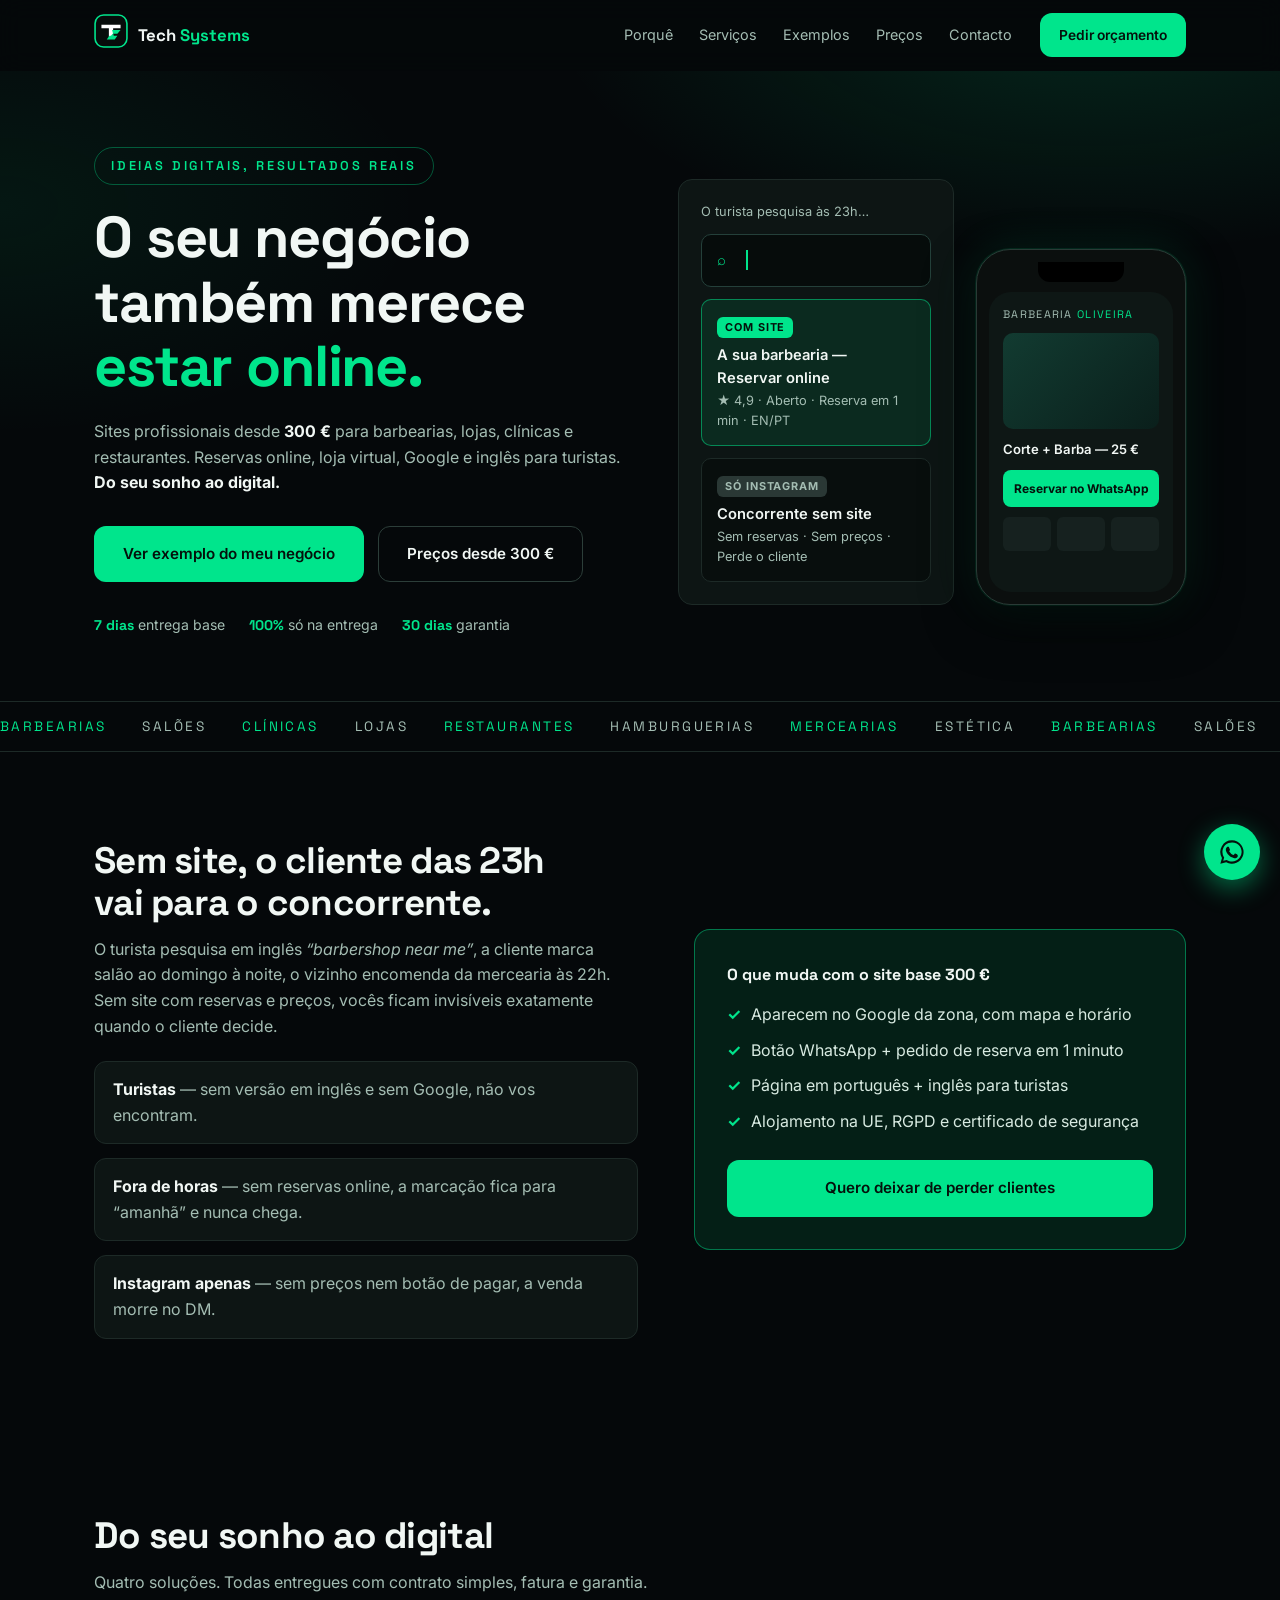
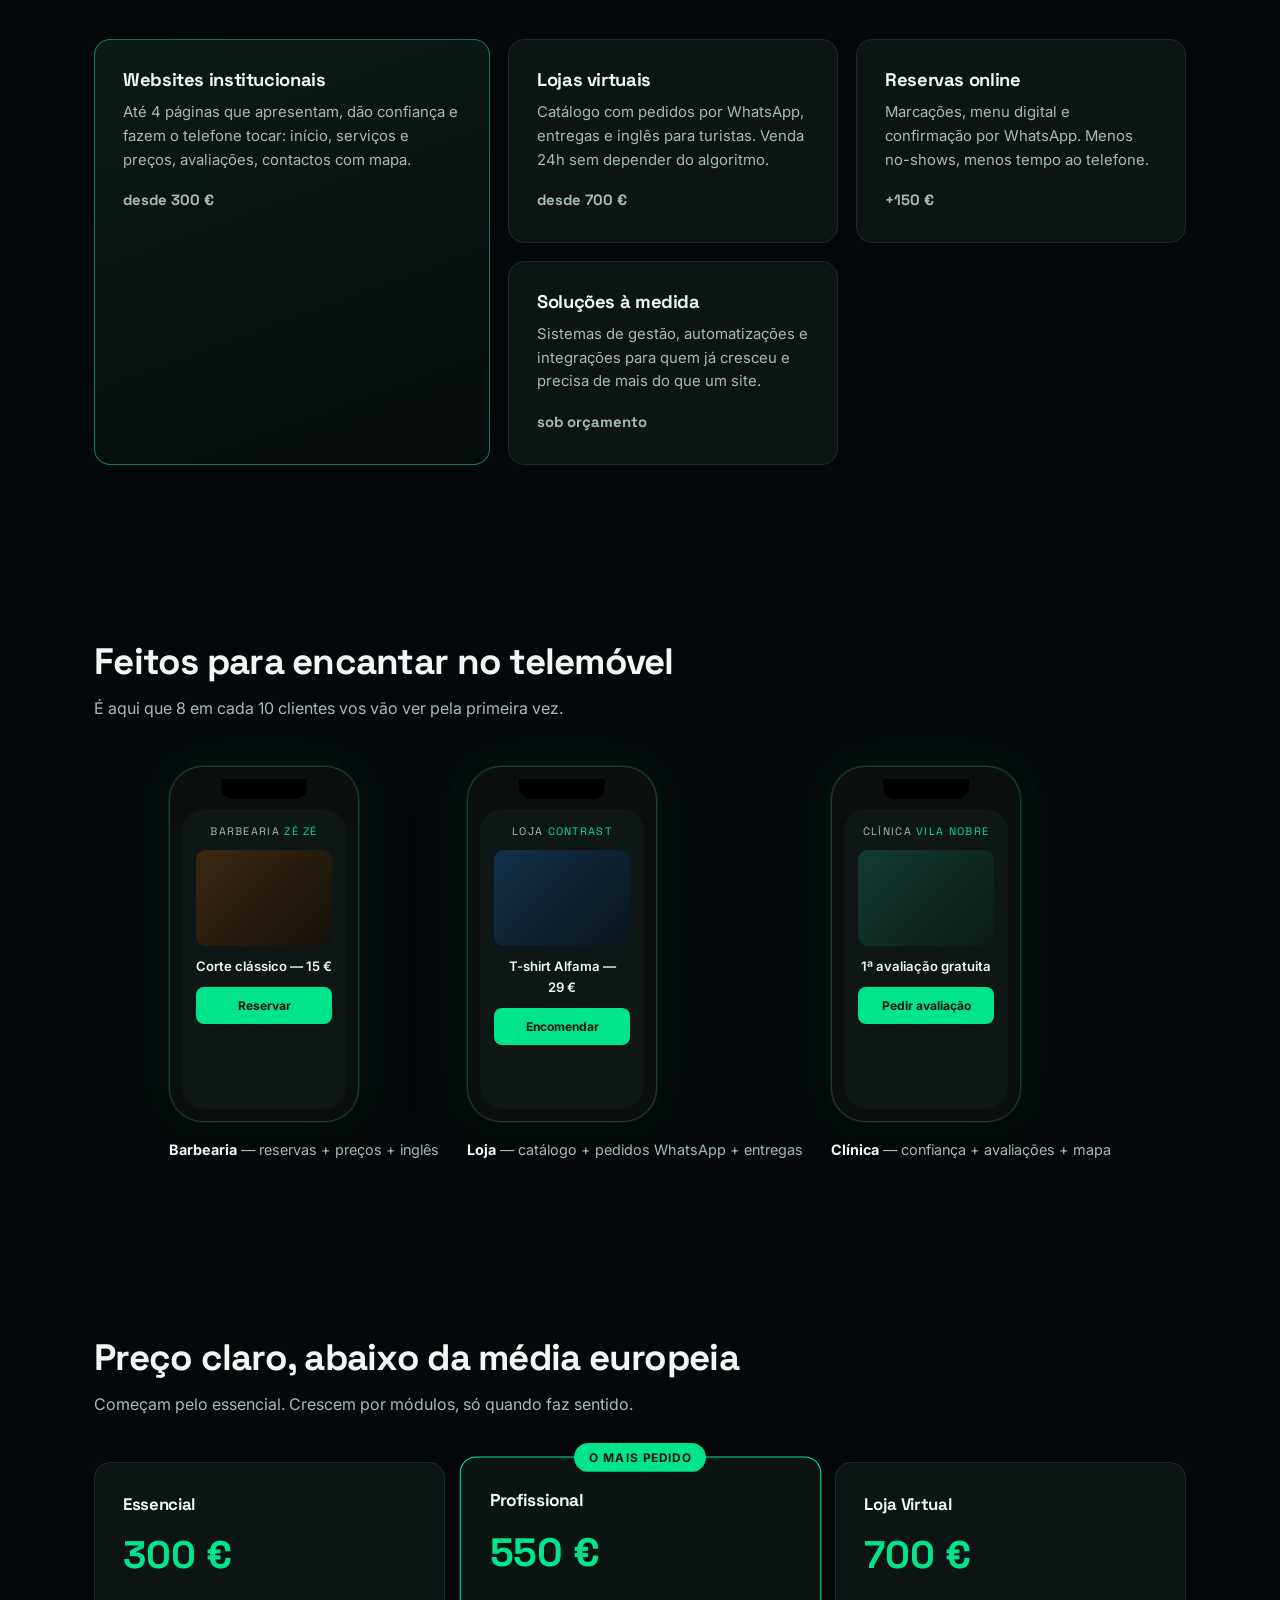
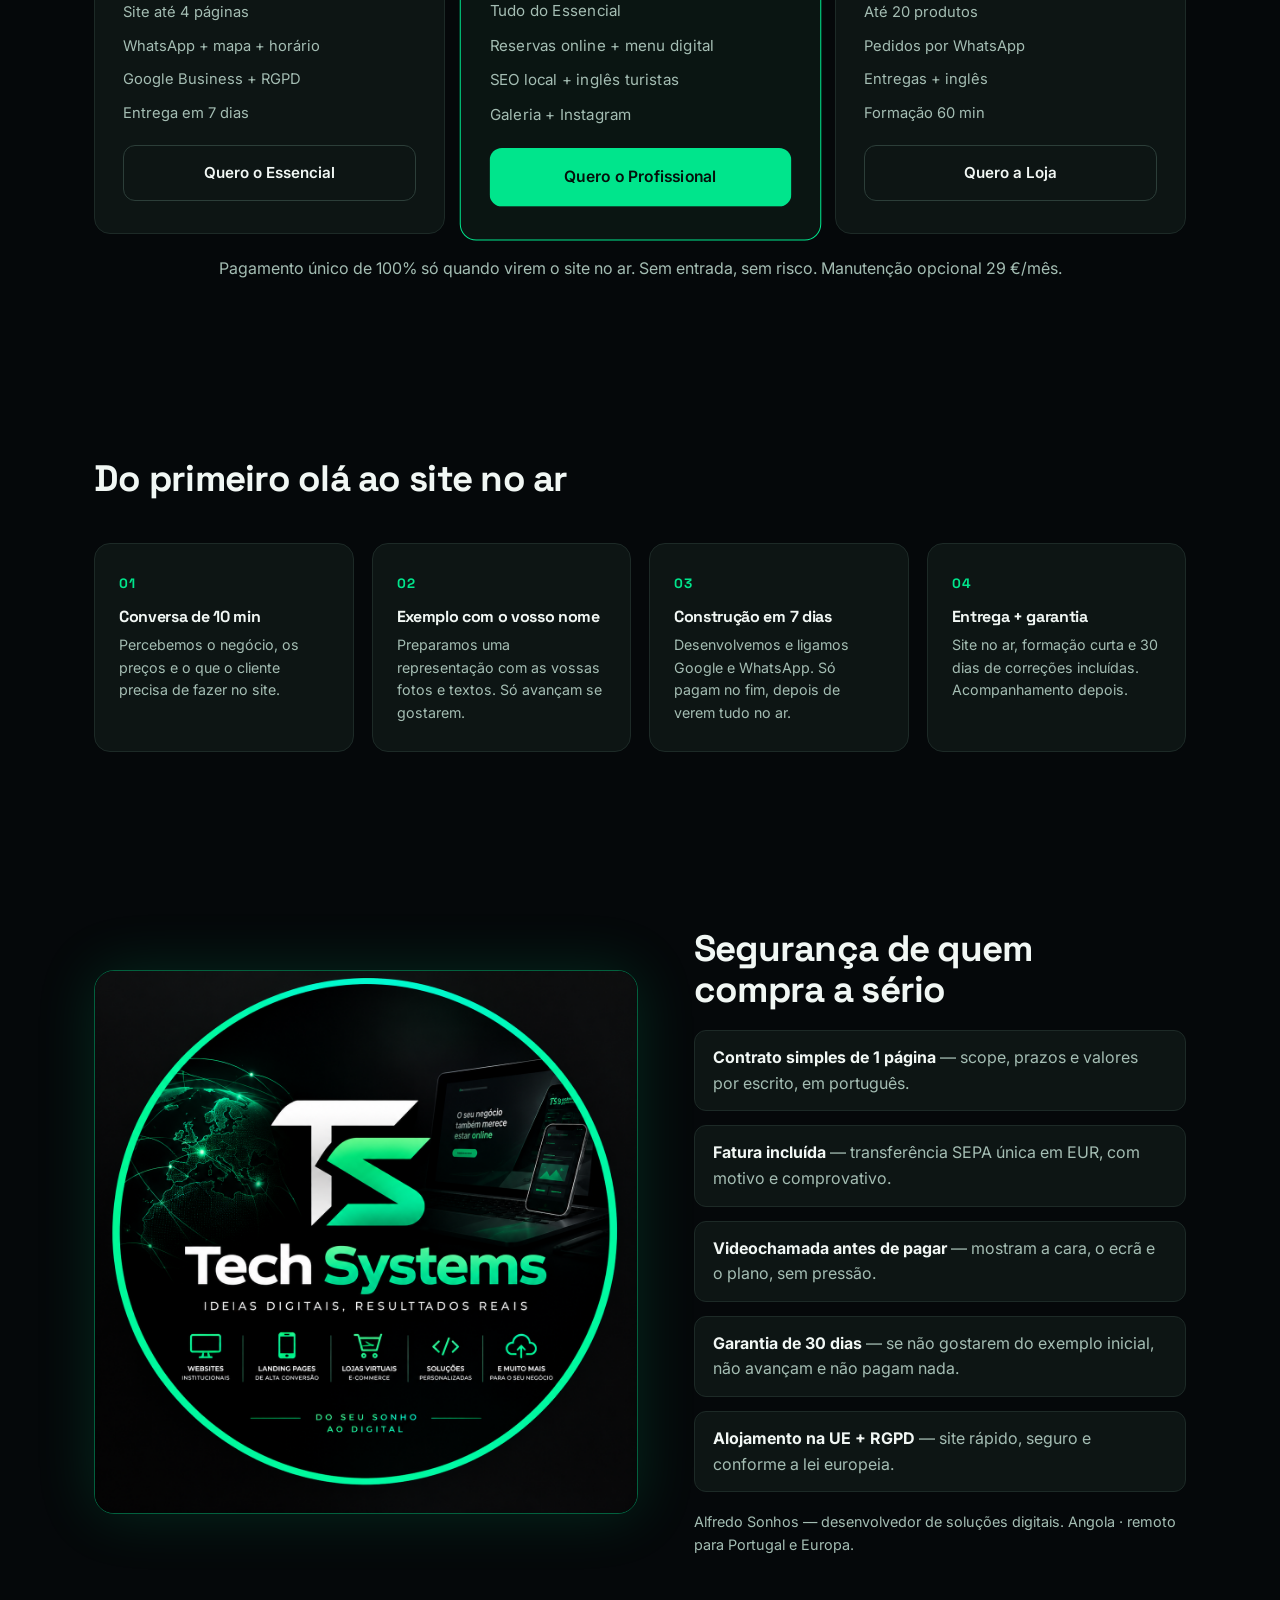
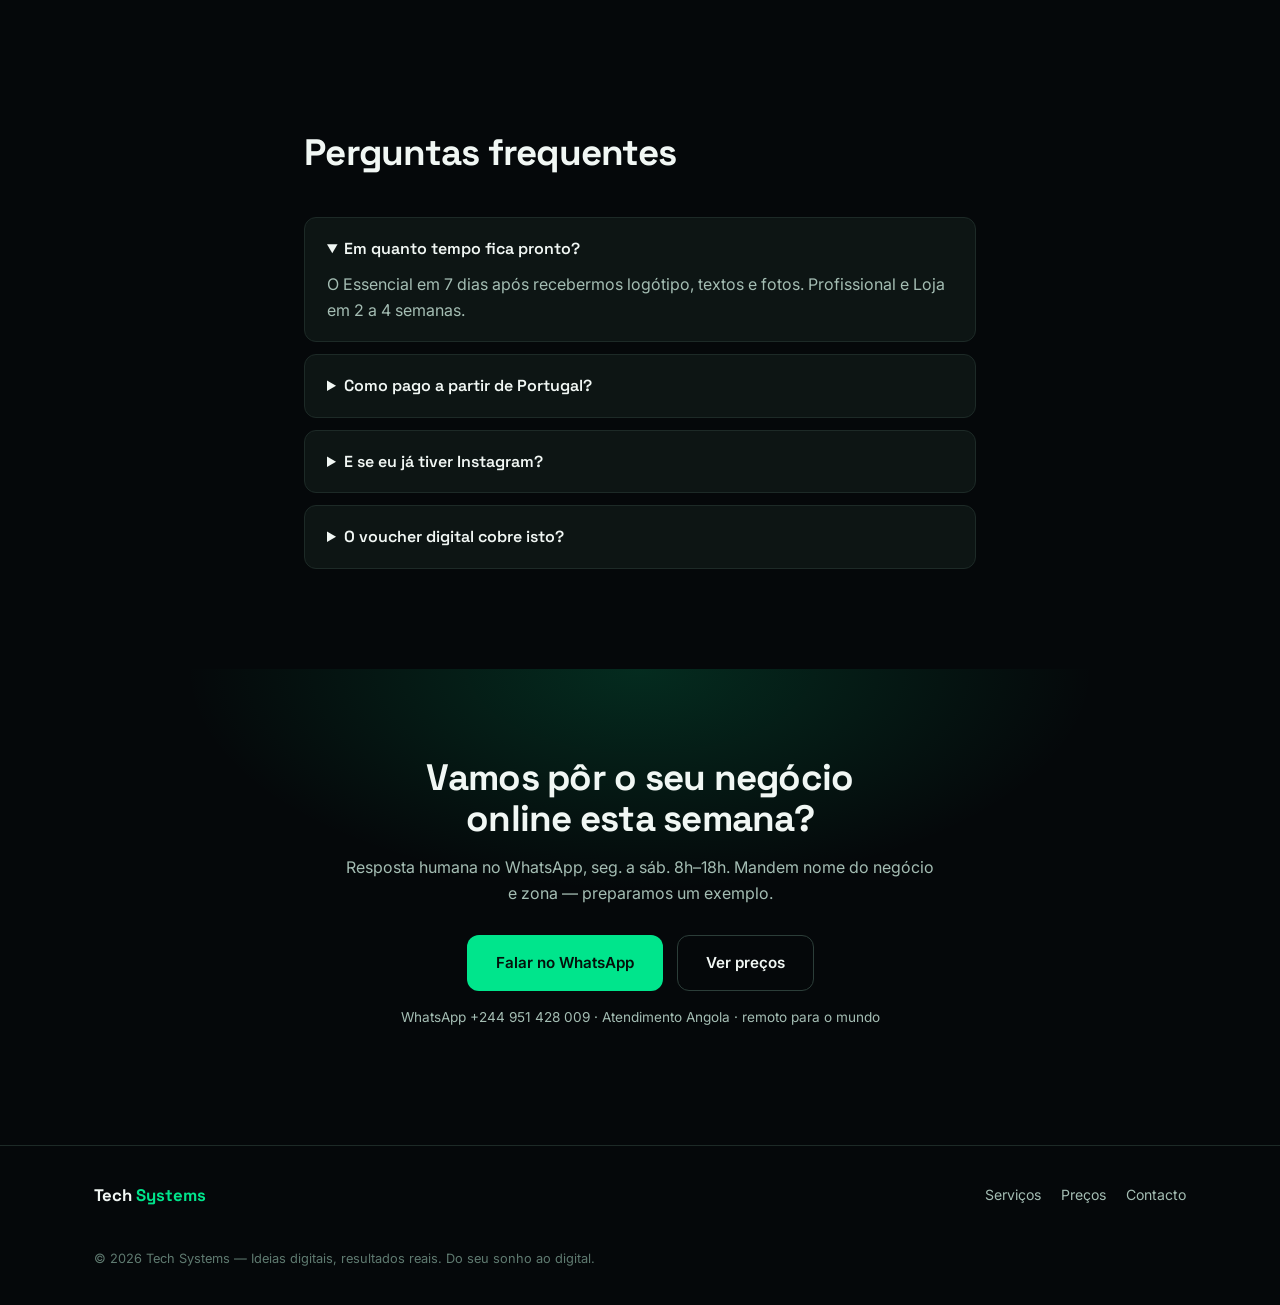
<file: index.html>
<!DOCTYPE html>
<html lang="pt-PT">
<head>
  <meta charset="UTF-8" />
  <meta name="viewport" content="width=device-width, initial-scale=1.0" />
  <title>Tech Systems — O seu negócio também merece estar online</title>
  <meta name="description" content="Sites profissionais desde 300€, lojas virtuais e reservas online para barbearias, lojas, clínicas e restaurantes. Do seu sonho ao digital." />
  <meta property="og:title" content="Tech Systems — Ideias digitais, resultados reais" />
  <meta property="og:description" content="Sites desde 300€ · Lojas virtuais · Reservas online · SEO local. Do seu sonho ao digital." />
  <meta property="og:image" content="ChatGPT Image 21_09_2026, 23_02_02.png" />
  <link rel="icon" type="image/svg+xml" href="assets/favicon.svg" />
  <link rel="apple-touch-icon" href="ChatGPT Image 21_09_2026, 23_02_02.png" />
  <link rel="preconnect" href="https://fonts.googleapis.com" />
  <link rel="preconnect" href="https://fonts.gstatic.com" crossorigin />
  <link href="https://fonts.googleapis.com/css2?family=Space+Grotesk:wght@500;600;700&family=Inter:wght@400;500;600;700&display=swap" rel="stylesheet" />
  <link rel="stylesheet" href="assets/styles.css" />
</head>
<body>

  <header class="site-header" id="topo">
    <div class="container header-inner">
      <a href="#topo" class="brand" aria-label="Tech Systems — início">
        <span class="brand-mark" aria-hidden="true">
          <svg viewBox="0 0 64 64" width="34" height="34" role="img">
            <rect x="2" y="2" width="60" height="60" rx="16" fill="#070C0B"/>
            <rect x="2" y="2" width="60" height="60" rx="16" fill="none" stroke="#00E58C" stroke-width="3"/>
            <path d="M14 20h36v7H36v17h-8V27H14z" fill="#FFFFFF"/>
            <path d="M34 30h16l-6 7h-9l-3 4h12l-5 7H24l5-7h8z" fill="#00E58C"/>
          </svg>
        </span>
        <span class="brand-name">Tech <em>Systems</em></span>
      </a>
      <nav class="main-nav" id="mainNav" aria-label="Navegação principal">
        <a href="#perda">Porquê</a>
        <a href="#servicos">Serviços</a>
        <a href="#demos">Exemplos</a>
        <a href="#precos">Preços</a>
        <a href="#contacto">Contacto</a>
      </nav>
      <a class="btn btn-neon btn-sm header-cta" href="https://wa.me/244951428009?text=Ol%C3%A1%20Tech%20Systems%2C%20quero%20um%20site%20para%20o%20meu%20neg%C3%B3cio." target="_blank" rel="noopener">Pedir orçamento</a>
      <button class="nav-toggle" id="navToggle" aria-label="Abrir menu" aria-expanded="false"><span></span><span></span><span></span></button>
    </div>
  </header>

  <main>
    <!-- HERO -->
    <section class="hero">
      <div class="container hero-grid">
        <div class="hero-copy">
          <p class="tagline">Ideias digitais, resultados reais</p>
          <h1>O seu negócio também merece <span class="neon">estar online.</span></h1>
          <p class="lead">Sites profissionais desde <strong>300&nbsp;€</strong> para barbearias, lojas, clínicas e restaurantes. Reservas online, loja virtual, Google e inglês para turistas. <strong>Do seu sonho ao digital.</strong></p>
          <div class="hero-actions">
            <a class="btn btn-neon" href="https://wa.me/244951428009?text=Ol%C3%A1%20Tech%20Systems%2C%20quero%20ver%20um%20exemplo%20para%20o%20meu%20neg%C3%B3cio." target="_blank" rel="noopener">Ver exemplo do meu negócio</a>
            <a class="btn btn-line" href="#precos">Preços desde 300&nbsp;€</a>
          </div>
          <ul class="hero-proof">
            <li><strong>7 dias</strong> entrega base</li>
            <li><strong>100%</strong> só na entrega</li>
            <li><strong>30 dias</strong> garantia</li>
          </ul>
        </div>
        <div class="hero-visual" aria-label="Demonstração: pesquisa no Google e site no telemóvel">
          <div class="search-sim">
            <p class="search-label">O turista pesquisa às 23h…</p>
            <div class="search-bar"><span class="search-icon" aria-hidden="true">⌕</span><span id="typedQuery" aria-live="polite"></span><span class="caret" aria-hidden="true"></span></div>
            <div class="search-result win">
              <span class="result-badge">Com site</span>
              <p class="result-name">A sua barbearia — Reservar online</p>
              <p class="result-meta">★ 4,9 · Aberto · Reserva em 1 min · EN/PT</p>
            </div>
            <div class="search-result lose">
              <span class="result-badge dim">Só Instagram</span>
              <p class="result-name">Concorrente sem site</p>
              <p class="result-meta">Sem reservas · Sem preços · Perde o cliente</p>
            </div>
          </div>
          <div class="phone" aria-hidden="true">
            <div class="phone-notch"></div>
            <div class="phone-screen">
              <p class="mini-brand">BARBEARIA <span>OLIVEIRA</span></p>
              <div class="mini-hero"></div>
              <p class="mini-title">Corte + Barba — 25&nbsp;€</p>
              <div class="mini-btn">Reservar no WhatsApp</div>
              <div class="mini-row"><span></span><span></span><span></span></div>
            </div>
          </div>
        </div>
      </div>
      <div class="marquee" aria-hidden="true"><div class="marquee-track">
        <span>Barbearias</span><span>Salões</span><span>Clínicas</span><span>Lojas</span><span>Restaurantes</span><span>Hamburguerias</span><span>Mercearias</span><span>Estética</span><span>Barbearias</span><span>Salões</span><span>Clínicas</span><span>Lojas</span><span>Restaurantes</span><span>Hamburguerias</span><span>Mercearias</span><span>Estética</span>
      </div></div>
    </section>

    <!-- PERDA -->
    <section class="section" id="perda">
      <div class="container split">
        <div>
          <h2>Sem site, o cliente das 23h vai para o concorrente.</h2>
          <p class="section-sub">O turista pesquisa em inglês <em>“barbershop near me”</em>, a cliente marca salão ao domingo à noite, o vizinho encomenda da mercearia às 22h. Sem site com reservas e preços, vocês ficam invisíveis exatamente quando o cliente decide.</p>
          <ul class="loss-list">
            <li><strong>Turistas</strong> — sem versão em inglês e sem Google, não vos encontram.</li>
            <li><strong>Fora de horas</strong> — sem reservas online, a marcação fica para “amanhã” e nunca chega.</li>
            <li><strong>Instagram apenas</strong> — sem preços nem botão de pagar, a venda morre no DM.</li>
          </ul>
        </div>
        <div class="loss-card">
          <p class="loss-card-title">O que muda com o site base 300&nbsp;€</p>
          <ul>
            <li>Aparecem no Google da zona, com mapa e horário</li>
            <li>Botão WhatsApp + pedido de reserva em 1 minuto</li>
            <li>Página em português + inglês para turistas</li>
            <li>Alojamento na UE, RGPD e certificado de segurança</li>
          </ul>
          <a class="btn btn-neon btn-block" href="https://wa.me/244951428009?text=Ol%C3%A1%2C%20quero%20deixar%20de%20perder%20clientes%20%C3%A0%20noite." target="_blank" rel="noopener">Quero deixar de perder clientes</a>
        </div>
      </div>
    </section>

    <!-- SERVIÇOS -->
    <section class="section" id="servicos">
      <div class="container">
        <div class="section-head">
          <h2>Do seu sonho ao digital</h2>
          <p class="section-sub">Quatro soluções. Todas entregues com contrato simples, fatura e garantia.</p>
        </div>
        <div class="services">
          <article class="service featured">
            <h3>Websites institucionais</h3>
            <p>Até 4 páginas que apresentam, dão confiança e fazem o telefone tocar: início, serviços e preços, avaliações, contactos com mapa.</p>
            <p class="service-price">desde 300&nbsp;€</p>
          </article>
          <article class="service">
            <h3>Lojas virtuais</h3>
            <p>Catálogo com pedidos por WhatsApp, entregas e inglês para turistas. Venda 24h sem depender do algoritmo.</p>
            <p class="service-price">desde 700&nbsp;€</p>
          </article>
          <article class="service">
            <h3>Reservas online</h3>
            <p>Marcações, menu digital e confirmação por WhatsApp. Menos no-shows, menos tempo ao telefone.</p>
            <p class="service-price">+150&nbsp;€</p>
          </article>
          <article class="service">
            <h3>Soluções à medida</h3>
            <p>Sistemas de gestão, automatizações e integrações para quem já cresceu e precisa de mais do que um site.</p>
            <p class="service-price">sob orçamento</p>
          </article>
        </div>
      </div>
    </section>

    <!-- DEMOS -->
    <section class="section" id="demos">
      <div class="container">
        <div class="section-head">
          <h2>Feitos para encantar no telemóvel</h2>
          <p class="section-sub">É aqui que 8 em cada 10 clientes vos vão ver pela primeira vez.</p>
        </div>
        <div class="demos">
          <figure class="demo">
            <div class="phone small" aria-hidden="true"><div class="phone-notch"></div>
              <div class="phone-screen">
                <p class="mini-brand">BARBEARIA <span>ZÉ ZÉ</span></p>
                <div class="mini-hero barber"></div>
                <p class="mini-title">Corte clássico — 15&nbsp;€</p>
                <div class="mini-btn">Reservar</div>
              </div>
            </div>
            <figcaption><strong>Barbearia</strong> — reservas + preços + inglês</figcaption>
          </figure>
          <figure class="demo">
            <div class="phone small" aria-hidden="true"><div class="phone-notch"></div>
              <div class="phone-screen">
                <p class="mini-brand">LOJA <span>CONTRAST</span></p>
                <div class="mini-hero shop"></div>
                <p class="mini-title">T-shirt Alfama — 29&nbsp;€</p>
                <div class="mini-btn">Encomendar</div>
              </div>
            </div>
            <figcaption><strong>Loja</strong> — catálogo + pedidos WhatsApp + entregas</figcaption>
          </figure>
          <figure class="demo">
            <div class="phone small" aria-hidden="true"><div class="phone-notch"></div>
              <div class="phone-screen">
                <p class="mini-brand">CLÍNICA <span>VILA NOBRE</span></p>
                <div class="mini-hero clinic"></div>
                <p class="mini-title">1ª avaliação gratuita</p>
                <div class="mini-btn">Pedir avaliação</div>
              </div>
            </div>
            <figcaption><strong>Clínica</strong> — confiança + avaliações + mapa</figcaption>
          </figure>
        </div>
      </div>
    </section>

    <!-- PREÇOS -->
    <section class="section" id="precos">
      <div class="container">
        <div class="section-head">
          <h2>Preço claro, abaixo da média europeia</h2>
          <p class="section-sub">Começam pelo essencial. Crescem por módulos, só quando faz sentido.</p>
        </div>
        <div class="prices">
          <article class="price">
            <h3>Essencial</h3>
            <p class="amount">300&nbsp;€</p>
            <ul><li>Site até 4 páginas</li><li>WhatsApp + mapa + horário</li><li>Google Business + RGPD</li><li>Entrega em 7 dias</li></ul>
            <a class="btn btn-line btn-block" href="https://wa.me/244951428009?text=Quero%20o%20site%20Essencial%20300%E2%82%AC." target="_blank" rel="noopener">Quero o Essencial</a>
          </article>
          <article class="price hot">
            <p class="hot-tag">O mais pedido</p>
            <h3>Profissional</h3>
            <p class="amount">550&nbsp;€</p>
            <ul><li>Tudo do Essencial</li><li>Reservas online + menu digital</li><li>SEO local + inglês turistas</li><li>Galeria + Instagram</li></ul>
            <a class="btn btn-neon btn-block" href="https://wa.me/244951428009?text=Quero%20o%20Profissional%20550%E2%82%AC." target="_blank" rel="noopener">Quero o Profissional</a>
          </article>
          <article class="price">
            <h3>Loja Virtual</h3>
            <p class="amount">700&nbsp;€</p>
            <ul><li>Até 20 produtos</li><li>Pedidos por WhatsApp</li><li>Entregas + inglês</li><li>Formação 60 min</li></ul>
            <a class="btn btn-line btn-block" href="https://wa.me/244951428009?text=Quero%20a%20Loja%20Virtual%20700%E2%82%AC." target="_blank" rel="noopener">Quero a Loja</a>
          </article>
        </div>
        <p class="prices-note">Pagamento único de 100% só quando virem o site no ar. Sem entrada, sem risco. Manutenção opcional 29&nbsp;€/mês.</p>
      </div>
    </section>

    <!-- PROCESSO -->
    <section class="section" id="processo">
      <div class="container">
        <div class="section-head">
          <h2>Do primeiro olá ao site no ar</h2>
        </div>
        <ol class="steps">
          <li><span class="step-num">01</span><h3>Conversa de 10 min</h3><p>Percebemos o negócio, os preços e o que o cliente precisa de fazer no site.</p></li>
          <li><span class="step-num">02</span><h3>Exemplo com o vosso nome</h3><p>Preparamos uma representação com as vossas fotos e textos. Só avançam se gostarem.</p></li>
          <li><span class="step-num">03</span><h3>Construção em 7 dias</h3><p>Desenvolvemos e ligamos Google e WhatsApp. Só pagam no fim, depois de verem tudo no ar.</p></li>
          <li><span class="step-num">04</span><h3>Entrega + garantia</h3><p>Site no ar, formação curta e 30 dias de correções incluídas. Acompanhamento depois.</p></li>
        </ol>
      </div>
    </section>

    <!-- CONFIANÇA -->
    <section class="section" id="confianca">
      <div class="container split">
        <div class="brand-panel">
          <img src="ChatGPT Image 21_09_2026, 23_02_02.png" alt="Logótipo Tech Systems — ideias digitais, resultados reais" width="640" height="640" loading="lazy" />
        </div>
        <div>
          <h2>Segurança de quem compra a sério</h2>
          <ul class="trust-list">
            <li><strong>Contrato simples de 1 página</strong> — scope, prazos e valores por escrito, em português.</li>
            <li><strong>Fatura incluída</strong> — transferência SEPA única em EUR, com motivo e comprovativo.</li>
            <li><strong>Videochamada antes de pagar</strong> — mostram a cara, o ecrã e o plano, sem pressão.</li>
            <li><strong>Garantia de 30 dias</strong> — se não gostarem do exemplo inicial, não avançam e não pagam nada.</li>
            <li><strong>Alojamento na UE + RGPD</strong> — site rápido, seguro e conforme a lei europeia.</li>
          </ul>
          <p class="alfredo">Alfredo Sonhos — desenvolvedor de soluções digitais. Angola · remoto para Portugal e Europa.</p>
        </div>
      </div>
    </section>

    <!-- FAQ -->
    <section class="section" id="faq">
      <div class="container narrow">
        <div class="section-head"><h2>Perguntas frequentes</h2></div>
        <details open><summary>Em quanto tempo fica pronto?</summary><p>O Essencial em 7 dias após recebermos logótipo, textos e fotos. Profissional e Loja em 2 a 4 semanas.</p></details>
        <details><summary>Como pago a partir de Portugal?</summary><p>Transferência SEPA normal em euros para conta em nosso nome, com fatura. Pagamento único de 100% na entrega, depois de verem o site no ar.</p></details>
        <details><summary>E se eu já tiver Instagram?</summary><p>Ótimo — ligamos o Instagram ao site. O site recebe quem pesquisa no Google e o Instagram continua a mostrar o dia a dia.</p></details>
        <details><summary>O voucher digital cobre isto?</summary><p>Muitos serviços são elegíveis no voucher de transição digital até 2000&nbsp;€. Verificamos a elegibilidade sem compromisso, sem prometer resultados.</p></details>
      </div>
    </section>

    <!-- CONTACTO -->
    <section class="section cta" id="contacto">
      <div class="container cta-inner">
        <h2>Vamos pôr o seu negócio online esta semana?</h2>
        <p>Resposta humana no WhatsApp, seg. a sáb. 8h–18h. Mandem nome do negócio e zona — preparamos um exemplo.</p>
        <div class="hero-actions center">
          <a class="btn btn-neon" href="https://wa.me/244951428009?text=Ol%C3%A1%20Tech%20Systems%2C%20quero%20um%20exemplo%20para%20o%20meu%20neg%C3%B3cio." target="_blank" rel="noopener">Falar no WhatsApp</a>
          <a class="btn btn-line" href="#precos">Ver preços</a>
        </div>
        <p class="contact-alt">WhatsApp +244 951 428 009 · Atendimento Angola · remoto para o mundo</p>
      </div>
    </section>
  </main>

  <footer class="site-footer">
    <div class="container footer-inner">
      <span class="brand-name">Tech <em>Systems</em></span>
      <nav aria-label="Rodapé"><a href="#servicos">Serviços</a><a href="#precos">Preços</a><a href="#contacto">Contacto</a></nav>
      <p class="footer-note">© <span id="year"></span> Tech Systems — Ideias digitais, resultados reais. Do seu sonho ao digital.</p>
    </div>
  </footer>

  <a class="whatsapp-float" href="https://wa.me/244951428009?text=Ol%C3%A1%2C%20vim%20do%20site%20da%20Tech%20Systems." target="_blank" rel="noopener" aria-label="Falar no WhatsApp">
    <svg viewBox="0 0 24 24" width="28" height="28" fill="currentColor" aria-hidden="true"><path d="M12 2a10 10 0 0 0-8.6 15.1L2 22l5-1.3A10 10 0 1 0 12 2Zm0 18.2c-1.5 0-3-.4-4.2-1.2l-.3-.2-3 .8.8-2.9-.2-.3A8.2 8.2 0 1 1 12 20.2Zm4.6-6.1c-.3-.1-1.5-.7-1.7-.8-.2-.1-.4-.1-.6.1-.2.3-.7.8-.8 1-.1.2-.3.2-.5.1a6.7 6.7 0 0 1-3.3-2.9c-.3-.4 0-.5.1-.7l.4-.5c.1-.2.1-.3 0-.5l-.8-1.9c-.2-.5-.4-.4-.6-.4h-.5c-.2 0-.5.1-.7.3-.2.3-.9.9-.9 2.2s.9 2.5 1 2.7c.1.2 1.8 2.7 4.3 3.8.6.3 1.1.4 1.5.6.6.2 1.2.2 1.6.1.5-.1 1.5-.6 1.7-1.2.2-.6.2-1.1.2-1.2-.1-.1-.2-.2-.5-.3Z"/></svg>
  </a>
  <script src="assets/script.js"></script>
</body>
</html>
</file>
<file: assets/styles.css>
:root{
  --bg:#05080A;
  --surface:#0A100F;
  --card:#0D1514;
  --line:#1D2A27;
  --neon:#00E58C;
  --neon-deep:#00B56F;
  --neon-soft:rgba(0,229,140,.1);
  --ink:#F1F7F4;
  --muted:#A4BDB3;
  --radius:14px;
  --font-display:'Space Grotesk',sans-serif;
  --font-body:'Inter',sans-serif;
  --shadow:0 18px 50px rgba(0,0,0,.5);
}
*{margin:0;padding:0;box-sizing:border-box}
html{scroll-behavior:smooth}
body{font-family:var(--font-body);background:var(--bg);color:var(--ink);line-height:1.6;-webkit-font-smoothing:antialiased}
a{color:inherit;text-decoration:none}
ul,ol{list-style:none}
img{max-width:100%;height:auto;display:block}
.container{max-width:1140px;margin:0 auto;padding:0 24px}
h1,h2,h3{font-family:var(--font-display);line-height:1.12;letter-spacing:-.02em;text-wrap:balance}
h1{font-size:clamp(2.4rem,5.4vw,3.6rem);font-weight:700}
h2{font-size:clamp(1.6rem,3.2vw,2.3rem);font-weight:700;margin-bottom:14px}
.section{padding:88px 0}
.section-sub{color:var(--muted);max-width:60ch}
.section-head{margin-bottom:44px}
.neon{color:var(--neon)}
:focus-visible{outline:2px solid var(--neon);outline-offset:3px}

/* Buttons */
.btn{display:inline-flex;align-items:center;justify-content:center;gap:10px;font-weight:600;font-size:.95rem;padding:15px 28px;border-radius:12px;border:1px solid transparent;cursor:pointer;transition:transform .2s ease,background .2s ease,border-color .2s ease}
.btn-neon{background:var(--neon);color:#04110B}
.btn-neon:hover{background:#2BF5A4;transform:translateY(-2px)}
.btn-line{background:transparent;color:var(--ink);border-color:#2C3E39}
.btn-line:hover{border-color:var(--neon);color:var(--neon)}
.btn-sm{padding:10px 18px;font-size:.86rem}
.btn-block{width:100%;margin-top:20px}

/* Header */
.site-header{position:sticky;top:0;z-index:50;background:rgba(5,8,10,.88);backdrop-filter:blur(12px);border-bottom:1px solid transparent}
.site-header.scrolled{border-bottom-color:var(--line)}
.header-inner{display:flex;align-items:center;gap:28px;height:70px}
.brand{display:flex;align-items:center;gap:10px}
.brand-name{font-family:var(--font-display);font-weight:700;font-size:1.05rem}
.brand-name em{font-style:normal;color:var(--neon)}
.main-nav{display:flex;gap:26px;margin-left:auto}
.main-nav a{font-size:.9rem;color:var(--muted)}
.main-nav a:hover{color:var(--neon)}
.header-cta{flex-shrink:0}
.nav-toggle{display:none;flex-direction:column;gap:5px;background:none;border:0;cursor:pointer;padding:8px}
.nav-toggle span{width:22px;height:2px;background:var(--ink);border-radius:2px}

/* Hero */
.hero{padding:76px 0 0;overflow:hidden;background:radial-gradient(900px 420px at 85% -10%,rgba(0,229,140,.14),transparent 60%),radial-gradient(700px 380px at 0% 20%,rgba(0,229,140,.07),transparent 60%),var(--bg)}
.hero-grid{display:grid;grid-template-columns:1.02fr .98fr;gap:56px;align-items:center}
.tagline{display:inline-block;font-family:var(--font-display);font-size:.8rem;font-weight:600;letter-spacing:.22em;text-transform:uppercase;color:var(--neon);border:1px solid rgba(0,229,140,.35);border-radius:999px;padding:8px 16px;margin-bottom:20px}
.lead{color:var(--muted);margin:20px 0 30px;max-width:54ch}
.lead strong{color:var(--ink)}
.hero-actions{display:flex;gap:14px;flex-wrap:wrap}
.hero-actions.center{justify-content:center}
.hero-proof{display:flex;gap:24px;flex-wrap:wrap;margin-top:32px;color:var(--muted);font-size:.88rem}
.hero-proof strong{color:var(--neon);font-family:var(--font-display)}
.hero-visual{position:relative;display:flex;gap:22px;align-items:flex-end;justify-content:center}
.search-sim{flex:1;background:var(--card);border:1px solid var(--line);border-radius:var(--radius);padding:22px;min-width:0}
.search-label{font-size:.8rem;color:var(--muted);margin-bottom:12px}
.search-bar{display:flex;align-items:center;gap:10px;background:#060C0B;border:1px solid #24403A;border-radius:10px;padding:13px 15px;font-size:.95rem;min-height:52px}
.search-icon{color:var(--neon)}
.caret{width:2px;height:20px;background:var(--neon);animation:blink 1s steps(2) infinite}
@keyframes blink{50%{opacity:0}}
.search-result{border:1px solid var(--line);border-radius:10px;padding:13px 15px;margin-top:12px;background:#080E0D}
.search-result.win{border-color:rgba(0,229,140,.5);background:var(--neon-soft)}
.result-badge{display:inline-block;font-size:.68rem;font-weight:700;letter-spacing:.08em;text-transform:uppercase;color:#04110B;background:var(--neon);border-radius:6px;padding:2px 8px;margin-bottom:6px}
.result-badge.dim{background:#2A3835;color:var(--muted)}
.result-name{font-weight:600;font-size:.92rem}
.result-meta{font-size:.8rem;color:var(--muted)}

/* Phone mockup */
.phone{width:210px;flex-shrink:0;background:#0B0F0E;border:1px solid #2A3A36;border-radius:34px;padding:12px;box-shadow:var(--shadow),0 0 0 1px rgba(0,229,140,.12),0 0 44px rgba(0,229,140,.12)}
.phone.small{width:190px}
.phone-notch{width:86px;height:20px;background:#000;border-radius:0 0 12px 12px;margin:0 auto 10px}
.phone-screen{background:#0E1715;border-radius:22px;padding:14px;min-height:300px}
.mini-brand{font-family:var(--font-display);font-size:.68rem;letter-spacing:.12em;color:var(--muted)}
.mini-brand span{color:var(--neon)}
.mini-hero{height:96px;border-radius:10px;margin:10px 0;background:linear-gradient(135deg,#123B31,#0A1F1B)}
.mini-hero.barber{background:linear-gradient(135deg,#3B2A12,#14100A)}
.mini-hero.shop{background:linear-gradient(135deg,#12324B,#0A141C)}
.mini-hero.clinic{background:linear-gradient(135deg,#123B33,#0A1C14)}
.mini-title{font-size:.82rem;font-weight:600}
.mini-btn{margin-top:10px;background:var(--neon);color:#04110B;font-size:.75rem;font-weight:700;text-align:center;border-radius:8px;padding:9px}
.mini-row{display:flex;gap:6px;margin-top:10px}
.mini-row span{flex:1;height:34px;border-radius:6px;background:#16211F}

/* Marquee */
.marquee{margin-top:64px;border-top:1px solid var(--line);border-bottom:1px solid var(--line);overflow:hidden;padding:14px 0}
.marquee-track{display:flex;gap:36px;width:max-content;animation:slide 26s linear infinite}
.marquee-track span{font-family:var(--font-display);font-size:.85rem;letter-spacing:.18em;text-transform:uppercase;color:var(--muted)}
.marquee-track span:nth-child(odd){color:var(--neon)}
@keyframes slide{to{transform:translateX(-50%)}}

/* Split / loss */
.split{display:grid;grid-template-columns:1.05fr .95fr;gap:56px;align-items:center}
.loss-list{margin-top:22px;display:flex;flex-direction:column;gap:14px}
.loss-list li{background:var(--card);border:1px solid var(--line);border-radius:12px;padding:15px 18px;color:var(--muted)}
.loss-list strong{color:var(--ink)}
.loss-card{background:var(--neon-soft);border:1px solid rgba(0,229,140,.45);border-radius:16px;padding:32px}
.loss-card-title{font-family:var(--font-display);font-weight:700;margin-bottom:14px}
.loss-card ul{display:flex;flex-direction:column;gap:10px;color:#D8EAE1;margin-bottom:6px}
.loss-card li{padding-left:24px;position:relative}
.loss-card li::before{content:"✓";position:absolute;left:0;color:var(--neon);font-weight:700}

/* Services */
.services{display:grid;grid-template-columns:1.2fr 1fr 1fr;grid-template-rows:auto auto;gap:18px}
.service{background:var(--card);border:1px solid var(--line);border-radius:16px;padding:30px 28px}
.service.featured{grid-row:span 2;background:linear-gradient(160deg,#0C1A16,#070D0C);border-color:rgba(0,229,140,.5)}
.service h3{font-size:1.15rem;margin-bottom:10px}
.service p{color:var(--muted);font-size:.93rem}
.service-price{font-family:var(--font-display);color:var(--neon);font-weight:700;font-size:1.1rem;margin-top:16px}

/* Demos */
.demos{display:flex;gap:28px;justify-content:center;flex-wrap:wrap}
.demo{text-align:center}
.demo figcaption{margin-top:16px;color:var(--muted);font-size:.9rem}
.demo figcaption strong{color:var(--ink)}

/* Prices */
.prices{display:grid;grid-template-columns:repeat(3,1fr);gap:20px;align-items:stretch}
.price{background:var(--card);border:1px solid var(--line);border-radius:16px;padding:32px 28px;display:flex;flex-direction:column;position:relative}
.price.hot{border-color:var(--neon);background:#0A1512;transform:scale(1.03)}
.hot-tag{position:absolute;top:-14px;left:50%;transform:translateX(-50%);background:var(--neon);color:#04110B;font-size:.72rem;font-weight:700;letter-spacing:.08em;text-transform:uppercase;border-radius:999px;padding:5px 14px;white-space:nowrap}
.price h3{font-size:1.05rem}
.amount{font-family:var(--font-display);font-size:2.4rem;font-weight:700;color:var(--neon);margin:10px 0 16px}
.price ul{display:flex;flex-direction:column;gap:10px;color:var(--muted);font-size:.92rem;flex:1}
.prices-note{text-align:center;color:var(--muted);margin-top:22px}

/* Steps */
.steps{display:grid;grid-template-columns:repeat(4,1fr);gap:18px}
.steps li{background:var(--card);border:1px solid var(--line);border-radius:16px;padding:26px 24px}
.step-num{font-family:var(--font-display);color:var(--neon);font-weight:700;letter-spacing:.1em;font-size:.85rem}
.steps h3{font-size:1rem;margin:12px 0 8px}
.steps p{color:var(--muted);font-size:.89rem}

/* Trust */
.brand-panel img{border-radius:20px;border:1px solid rgba(0,229,140,.4);box-shadow:0 0 60px rgba(0,229,140,.15)}
.trust-list{display:flex;flex-direction:column;gap:14px;margin-top:20px}
.trust-list li{background:var(--card);border:1px solid var(--line);border-radius:12px;padding:14px 18px;color:var(--muted)}
.trust-list strong{color:var(--ink)}
.alfredo{margin-top:18px;color:var(--muted);font-size:.9rem}

/* FAQ */
.narrow{max-width:720px}
details{background:var(--card);border:1px solid var(--line);border-radius:12px;padding:18px 22px;margin-bottom:12px}
summary{cursor:pointer;font-weight:600;font-family:var(--font-display)}
details p{color:var(--muted);margin-top:10px}

/* CTA + footer */
.cta{background:radial-gradient(700px 340px at 50% 0%,rgba(0,229,140,.16),transparent 65%)}
.cta-inner{text-align:center;max-width:640px;margin:0 auto}
.cta-inner p{color:var(--muted);margin:16px 0 28px}
.contact-alt{margin-top:22px;font-size:.85rem;color:var(--muted)}
.site-footer{border-top:1px solid var(--line);padding:36px 0}
.footer-inner{display:flex;align-items:center;gap:26px;flex-wrap:wrap}
.footer-inner nav{display:flex;gap:20px;margin-left:auto}
.footer-inner nav a{color:var(--muted);font-size:.88rem}
.footer-inner nav a:hover{color:var(--neon)}
.footer-note{width:100%;color:#5F7A70;font-size:.8rem;margin-top:14px}
.whatsapp-float{position:fixed;right:20px;bottom:20px;z-index:60;width:56px;height:56px;border-radius:50%;background:var(--neon);color:#04110B;display:flex;align-items:center;justify-content:center;box-shadow:0 8px 26px rgba(0,229,140,.45);transition:transform .2s ease}
.whatsapp-float:hover{transform:scale(1.07)}

@media (max-width:1000px){
  .hero-grid,.split{grid-template-columns:1fr;gap:44px}
  .services{grid-template-columns:1fr 1fr}
  .service.featured{grid-row:auto;grid-column:span 2}
  .prices{grid-template-columns:1fr;max-width:520px;margin:0 auto}
  .price.hot{transform:none}
  .steps{grid-template-columns:1fr 1fr}
  .hero-visual{max-width:560px}
}
@media (max-width:700px){
  .section{padding:64px 0}
  .main-nav{position:fixed;top:70px;left:0;right:0;flex-direction:column;background:#070D0C;border-bottom:1px solid var(--line);padding:8px 24px 18px;display:none}
  .main-nav.open{display:flex}
  .main-nav a{padding:12px 0;border-bottom:1px solid var(--line)}
  .nav-toggle{display:flex;margin-left:auto}
  .header-cta{display:none}
  .services{grid-template-columns:1fr}
  .service.featured{grid-column:auto}
  .steps{grid-template-columns:1fr}
  .hero-actions .btn{width:100%}
  .phone{width:170px}
}
@media (prefers-reduced-motion:reduce){
  *,*::before,*::after{animation:none !important;transition:none !important}
  html{scroll-behavior:auto}
}
</file>
